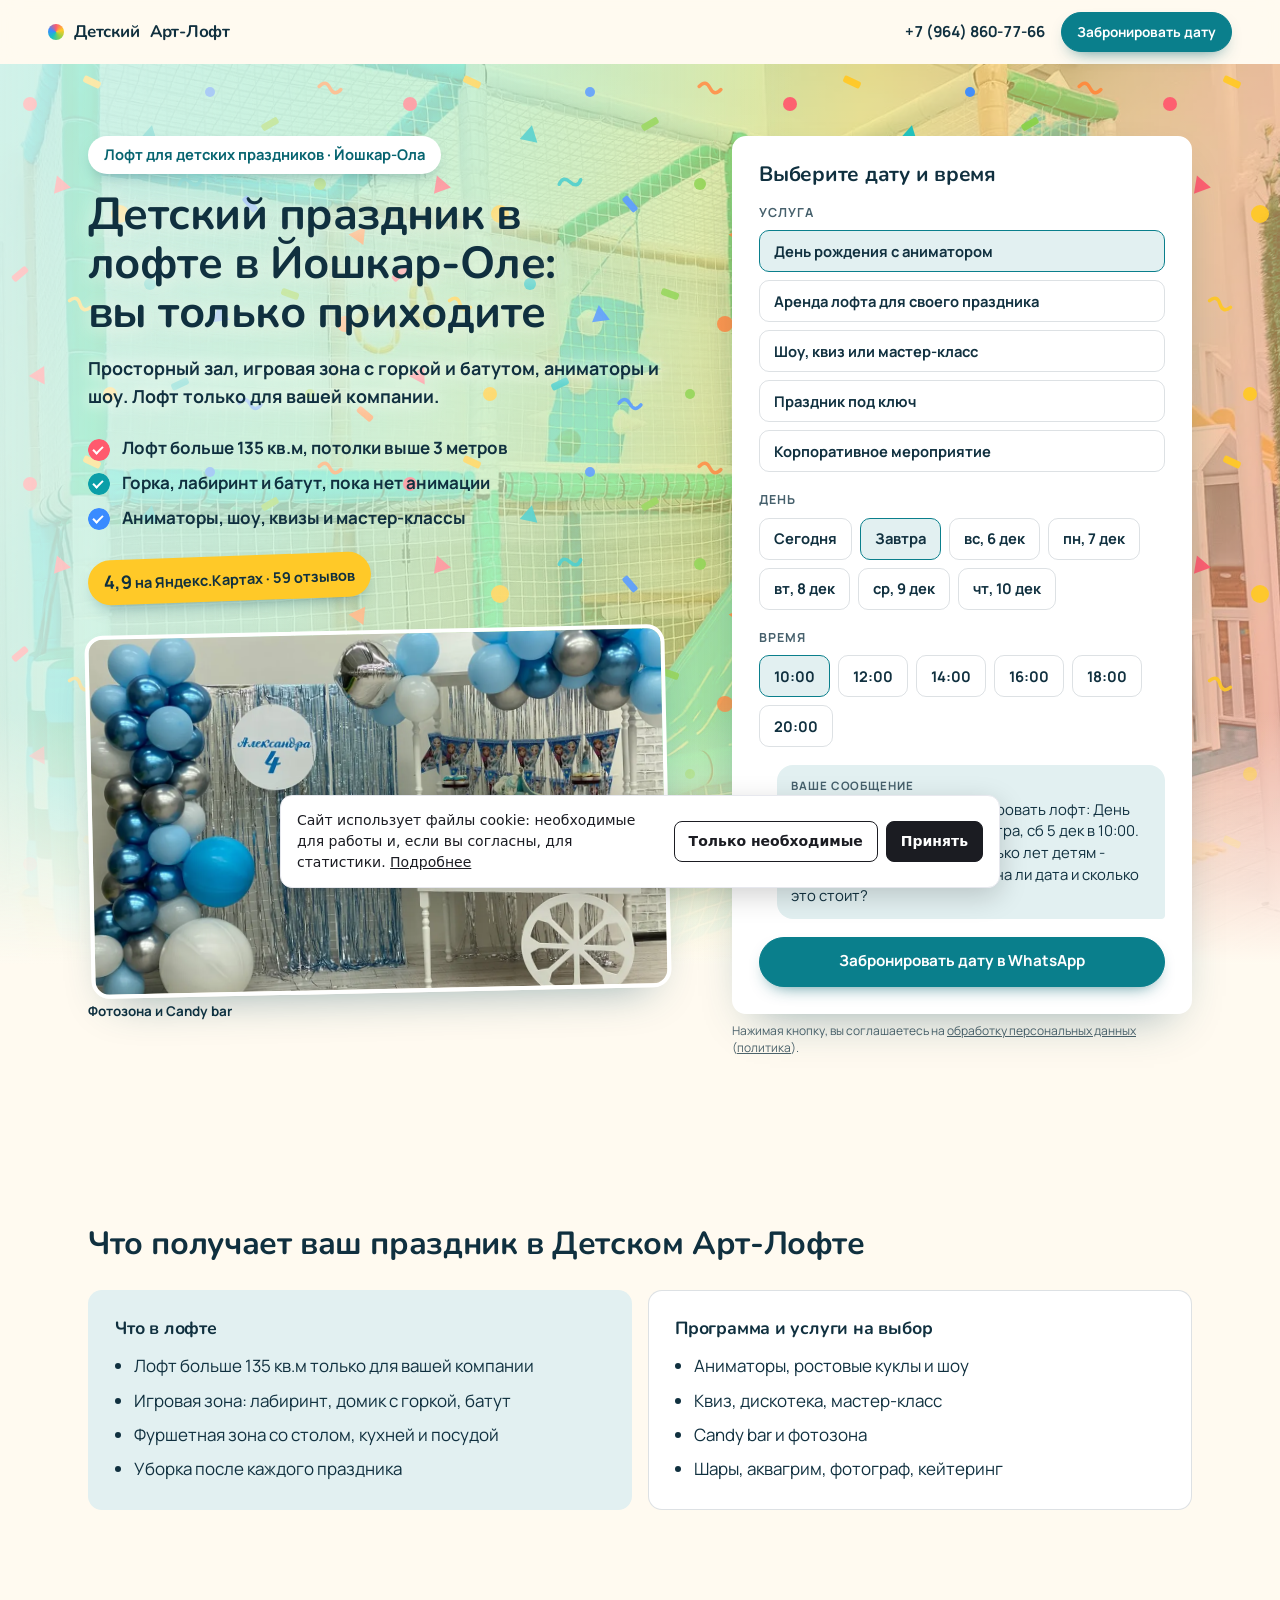
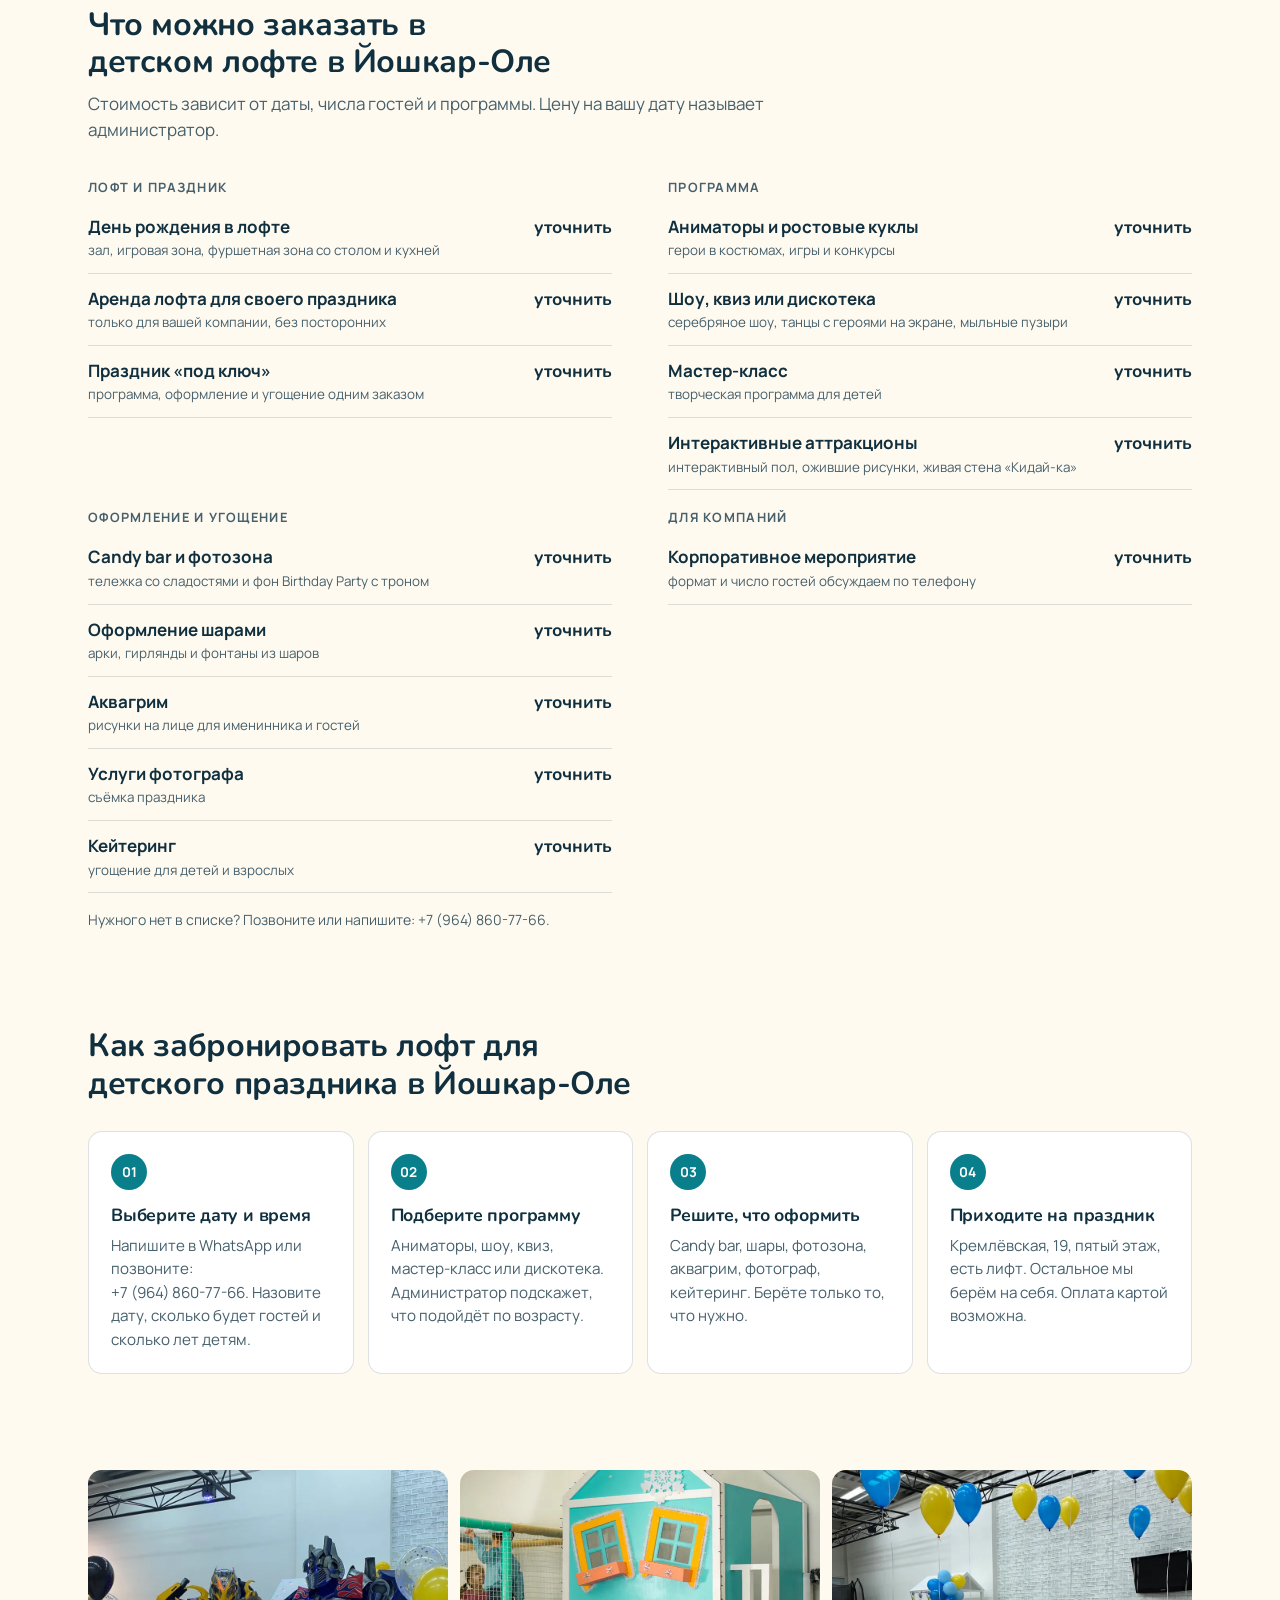
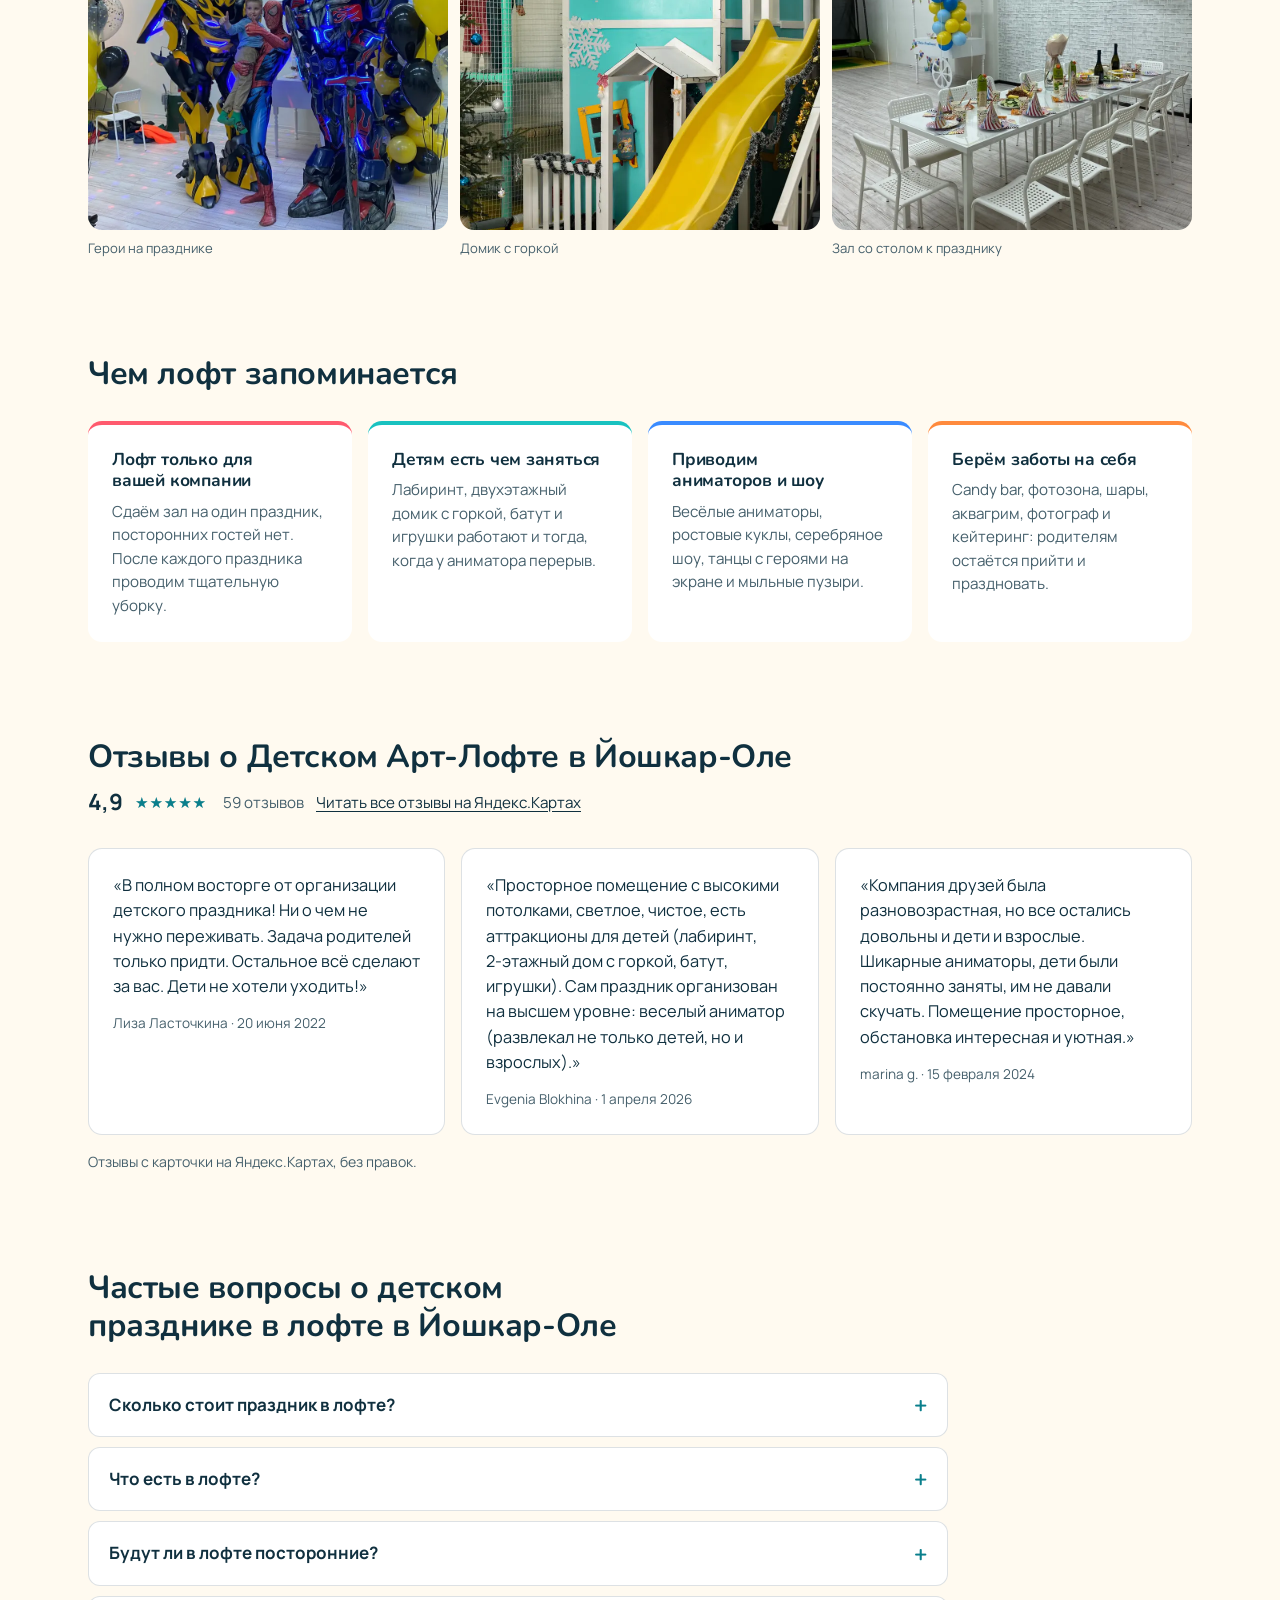
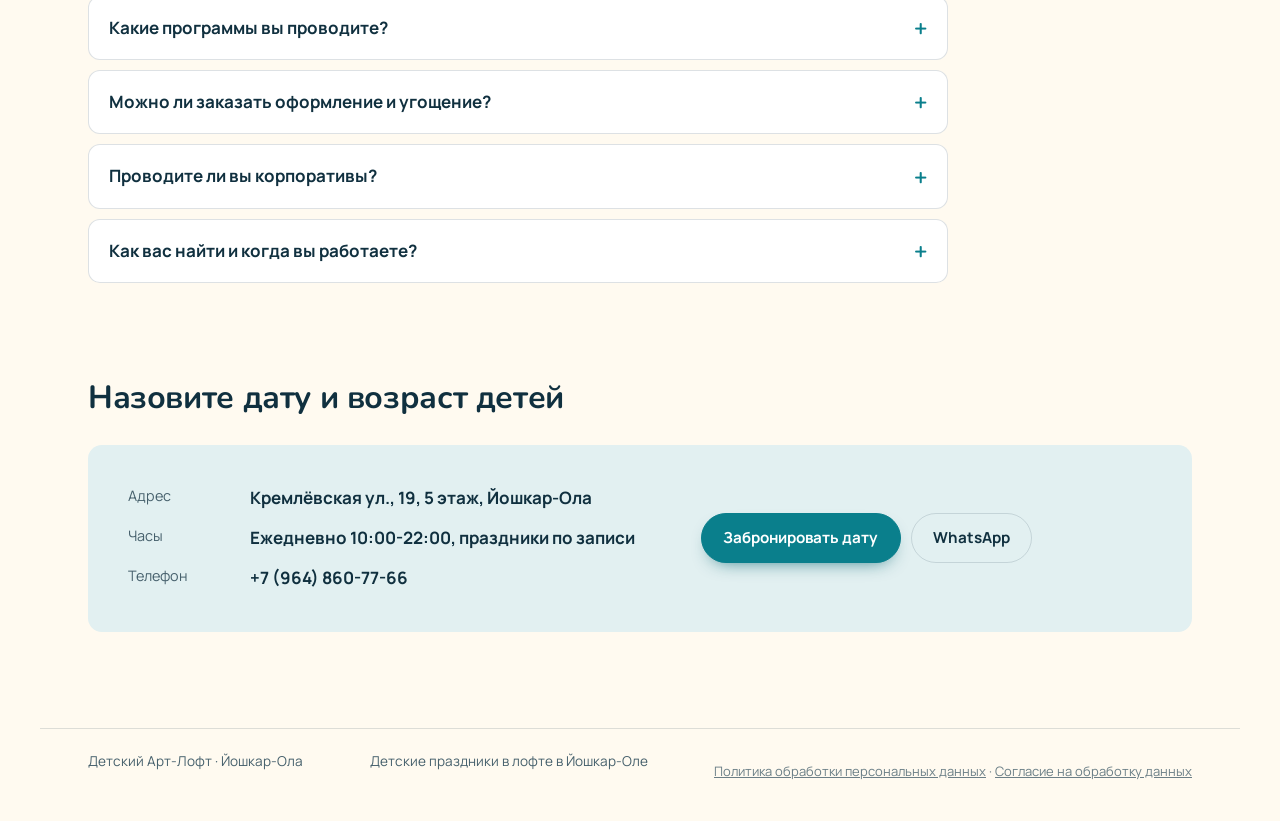
<file: index.html>
<!doctype html>
<html lang="ru">
<head>
<meta charset="utf-8">
<meta name="robots" content="noindex, nofollow" data-publish>
<meta name="viewport" content="width=device-width, initial-scale=1, viewport-fit=cover">
<title>Детский праздник в лофте в Йошкар-Оле - Детский Арт-Лофт</title>
<link rel="canonical" href="https://ajax55sv-cell.github.io/detskiy-art-loft-yoshkar-ola/">
<meta name="description" content="Лофт для детских праздников в Йошкар-Оле, Кремлёвская, 19: зал больше 135 кв.м, игровая зона с горкой и батутом, аниматоры и шоу. 4,9 на Яндекс Картах, 59 отзывов. Запись по телефону и в WhatsApp.">
<meta property="og:type" content="website">
<meta property="og:url" content="https://ajax55sv-cell.github.io/detskiy-art-loft-yoshkar-ola/">
<meta property="og:site_name" content="Детский Арт-Лофт">
<meta property="og:locale" content="ru_RU">
<meta property="og:title" content="Детский праздник в лофте в Йошкар-Оле - Детский Арт-Лофт">
<meta property="og:description" content="Лофт для детских праздников в Йошкар-Оле, Кремлёвская, 19: зал больше 135 кв.м, игровая зона с горкой и батутом, аниматоры и шоу. 4,9 на Яндекс Картах, 59 отзывов. Запись по телефону и в WhatsApp.">
<meta property="og:image" content="https://ajax55sv-cell.github.io/detskiy-art-loft-yoshkar-ola/assets/og.jpg">
<link rel="preload" as="font" type="font/woff2" href="assets/fonts/nunito-cyrillic-700.woff2" crossorigin>
<link rel="preload" as="image" href="assets/hero.webp" fetchpriority="high">
<link rel="icon" href="data:image/svg+xml,%3Csvg xmlns=%27http://www.w3.org/2000/svg%27 viewBox=%270 0 32 32%27%3E%3Crect x=%276%27 y=%276%27 width=%2720%27 height=%2720%27 rx=%275%27 fill=%27%230a7f8c%27/%3E%3C/svg%3E">
<style>
@font-face{font-family:'Nunito';font-style:normal;font-weight:700;font-display:swap;src:url('assets/fonts/nunito-cyrillic-700.woff2') format('woff2');unicode-range:U+0301,U+0400-045F,U+0490-0491,U+04B0-04B1,U+2116;}
@font-face{font-family:'Nunito';font-style:normal;font-weight:700;font-display:swap;src:url('assets/fonts/nunito-latin-700.woff2') format('woff2');unicode-range:U+0000-00FF,U+0131,U+0152-0153,U+02BB-02BC,U+02C6,U+02DA,U+02DC,U+2000-206F,U+20AC,U+2122,U+2191,U+2193,U+2212,U+2215;}
@font-face{font-family:'Manrope';font-style:normal;font-weight:400;font-display:swap;src:url('assets/fonts/manrope-cyrillic-400.woff2') format('woff2');unicode-range:U+0301,U+0400-045F,U+0490-0491,U+04B0-04B1,U+2116;}
@font-face{font-family:'Manrope';font-style:normal;font-weight:400;font-display:swap;src:url('assets/fonts/manrope-latin-400.woff2') format('woff2');unicode-range:U+0000-00FF,U+0131,U+0152-0153,U+02BB-02BC,U+02C6,U+02DA,U+02DC,U+2000-206F,U+20AC,U+2122,U+2191,U+2193,U+2212,U+2215;}
@font-face{font-family:'Manrope';font-style:normal;font-weight:700;font-display:swap;src:url('assets/fonts/manrope-cyrillic-700.woff2') format('woff2');unicode-range:U+0301,U+0400-045F,U+0490-0491,U+04B0-04B1,U+2116;}
@font-face{font-family:'Manrope';font-style:normal;font-weight:700;font-display:swap;src:url('assets/fonts/manrope-latin-700.woff2') format('woff2');unicode-range:U+0000-00FF,U+0131,U+0152-0153,U+02BB-02BC,U+02C6,U+02DA,U+02DC,U+2000-206F,U+20AC,U+2122,U+2191,U+2193,U+2212,U+2215;}

:root { --c-canvas: #fffaf0; --c-surface: #ffffff; --c-ink: #10303f; --c-ink-soft: #46606c; --c-accent: #0a7f8c; --c-accent-ink: #ffffff; --c-accent-deep: #066470; --f-display: 'Nunito', 'Trebuchet MS', 'Segoe UI', system-ui, sans-serif; --f-text: 'Manrope', 'Segoe UI', system-ui, sans-serif; --h1k: 1; }
</style>
<link rel="stylesheet" href="style-prod.css">
<script type="application/ld+json">[{"@context":"https://schema.org","@type":"EntertainmentBusiness","name":"Детский Арт-Лофт","description":"Лофт для детских праздников в Йошкар-Оле: игровая зона, зал со столом, аниматоры, шоу, квизы и мастер-классы.","url":"https://ajax55sv-cell.github.io/detskiy-art-loft-yoshkar-ola/","image":"https://ajax55sv-cell.github.io/detskiy-art-loft-yoshkar-ola/assets/og.jpg","telephone":"+79648607766","openingHoursSpecification":[{"@type":"OpeningHoursSpecification","dayOfWeek":["Monday","Tuesday","Wednesday","Thursday","Friday","Saturday","Sunday"],"opens":"10:00","closes":"22:00"}],"address":{"@type":"PostalAddress","streetAddress":"Кремлёвская улица, 19, 5 этаж","addressLocality":"Йошкар-Ола","addressRegion":"Республика Марий Эл","addressCountry":"RU"},"aggregateRating":{"@type":"AggregateRating","ratingValue":"4.9","ratingCount":"69","reviewCount":"59"},"paymentAccepted":"Банковская карта","hasOfferCatalog":{"@type":"OfferCatalog","name":"Программы и услуги","itemListElement":[{"@type":"Offer","itemOffered":{"@type":"Service","name":"День рождения в лофте"}},{"@type":"Offer","itemOffered":{"@type":"Service","name":"Аренда лофта для праздника"}},{"@type":"Offer","itemOffered":{"@type":"Service","name":"Аниматоры и ростовые куклы"}},{"@type":"Offer","itemOffered":{"@type":"Service","name":"Шоу, квиз и дискотека"}},{"@type":"Offer","itemOffered":{"@type":"Service","name":"Мастер-класс"}},{"@type":"Offer","itemOffered":{"@type":"Service","name":"Candy bar и фотозона"}},{"@type":"Offer","itemOffered":{"@type":"Service","name":"Аквагрим"}},{"@type":"Offer","itemOffered":{"@type":"Service","name":"Услуги фотографа"}},{"@type":"Offer","itemOffered":{"@type":"Service","name":"Кейтеринг"}},{"@type":"Offer","itemOffered":{"@type":"Service","name":"Корпоративное мероприятие"}}]},"sameAs":["https://yandex.ru/maps/org/detskiy_art_loft/46886956772/","https://vk.ru/art_loft_yo"]},{"@context":"https://schema.org","@type":"FAQPage","mainEntity":[{"@type":"Question","name":"Сколько стоит праздник в лофте?","acceptedAnswer":{"@type":"Answer","text":"Стоимость зависит от даты, числа гостей и программы. Назовите дату и возраст детей, администратор посчитает в WhatsApp или по телефону +7 (964) 860-77-66."}},{"@type":"Question","name":"Что есть в лофте?","acceptedAnswer":{"@type":"Answer","text":"Зал больше 135 кв.м с потолками выше 3 метров, большими окнами и кондиционером. Игровая зона: лабиринт, двухэтажный домик с горкой, батут, игрушки. Фуршетная зона со столом, кухней, кулером, чайником, микроволновкой и телевизором."}},{"@type":"Question","name":"Будут ли в лофте посторонние?","acceptedAnswer":{"@type":"Answer","text":"Нет, сдаём лофт только под ваш праздник. После каждого праздника проводим тщательную уборку."}},{"@type":"Question","name":"Какие программы вы проводите?","acceptedAnswer":{"@type":"Answer","text":"Аниматоры, шоу, квизы, дискотеки, мастер-классы и интерактивные аттракционы: интерактивный пол, ожившие рисунки, живая стена «Кидай-ка». Программу подберём под возраст гостей."}},{"@type":"Question","name":"Можно ли заказать оформление и угощение?","acceptedAnswer":{"@type":"Answer","text":"Да: Candy bar и фотозона, оформление шарами, аквагрим, услуги фотографа и кейтеринг. Берёте только то, что нужно."}},{"@type":"Question","name":"Проводите ли вы корпоративы?","acceptedAnswer":{"@type":"Answer","text":"Да, проводим корпоративные мероприятия. Формат, число гостей и цену обсудим по телефону."}},{"@type":"Question","name":"Как вас найти и когда вы работаете?","acceptedAnswer":{"@type":"Answer","text":"Йошкар-Ола, Кремлёвская, 19, пятый этаж, есть лифт. Рядом парковка и остановка «Центральная» в 170 метрах. Работаем ежедневно с 10:00 до 22:00, праздники проводим по записи."}}]}]</script>
<style>
/* legal-add */
.legal-links{margin-top:10px;font-size:13px;opacity:.8;hyphens:none}
.legal-links a{color:inherit}
.ckn{margin:8px 0 0;font-size:12px;line-height:1.45;opacity:.75;hyphens:none}
.ckn a{color:inherit;text-decoration:underline}
.ckb{position:fixed;left:12px;right:12px;bottom:12px;z-index:9999;max-width:720px;margin:0 auto;padding:14px 16px;background:#fff;color:#1b1c22;border:1px solid #e7e8ee;border-radius:12px;box-shadow:0 8px 28px rgba(0,0,0,.18);font:400 14px/1.5 system-ui,-apple-system,"Segoe UI",Arial,sans-serif;hyphens:none;display:flex;gap:12px;align-items:center;flex-wrap:wrap}
.ckb p{margin:0;flex:1 1 280px}
.ckb a{color:inherit;text-decoration:underline}
.ckb__b{display:flex;gap:8px;flex-wrap:wrap}
.ckb button{font:inherit;font-weight:600;padding:9px 14px;border-radius:8px;border:1px solid #1b1c22;background:#fff;color:#1b1c22;cursor:pointer}
.ckb button[data-v="all"]{background:#1b1c22;color:#fff}
</style>
</head>
<body class="s-prod" id="top" data-wa="79648607766" data-tg="" data-max="">
<header class="s-bar" data-s-bar>
  <a class="s-bar__brand" href="#top"><i aria-hidden="true"></i>Детский <span class="nw">Арт-Лофт</span></a>
  <div class="s-bar__right">
    <a class="s-bar__tel" href="tel:+79648607766"><span class="nw">+7 (964) 860-77-66</span></a>
    <a class="s-btn s-btn--sm" href="#widget">Забронировать дату</a>
  </div>
</header>
<main>
  <section class="s-hero">
    <div class="s-hero__text">
      <p class="s-eyebrow">Лофт для детских праздников · <span class="nw">Йошкар-Ола</span></p>
      <h1>Детский праздник в лофте в <span class="nw">Йошкар-Оле</span>: вы только приходите</h1>
      <p class="s-lead">Просторный зал, игровая зона с горкой и батутом, аниматоры и шоу. Лофт только для вашей компании.</p>
      <ul class="s-ticks"><li>Лофт больше 135 кв.м, потолки выше 3 метров</li><li>Горка, лабиринт и батут, пока нет анимации</li><li>Аниматоры, шоу, квизы и <span class="nw">мастер-классы</span></li></ul>
      <p class="s-rating"><b>4,9</b> на Яндекс.Картах · 59 отзывов</p>
      <figure class="s-hero__photo"><img class="" src="assets/fotozona.webp" alt="Фотозона с тележкой Candy bar, голубыми шарами и серебристым дождиком в Детском Арт-Лофте, Йошкар-Ола" loading="lazy" decoding="async" style="object-position:50% 50%"><figcaption>Фотозона и Candy bar</figcaption></figure>
    </div>
    <div class="s-hero__widget" id="widget"><form class="s-widget" data-s-booking data-days="7" data-closed="" data-slots="10:00,12:00,14:00,16:00,18:00,20:00" data-message="Здравствуйте! Хочу забронировать лофт: {услуга}, {день} в {время}. Сколько будет гостей и сколько лет детям - напишу. Подскажите, свободна ли дата и сколько это стоит?" onsubmit="return false">
      <h2 class="s-widget__title">Выберите дату и время</h2>
      <fieldset><legend>Услуга</legend>
        <div class="s-chips s-chips--col"><label class="s-chip s-chip--row"><input type="radio" name="svc" value="0" data-name="День рождения с аниматором" data-price="" data-from="" data-min="" checked><span>День рождения с аниматором</span><b></b></label><label class="s-chip s-chip--row"><input type="radio" name="svc" value="1" data-name="Аренда лофта для своего праздника" data-price="" data-from="" data-min=""><span>Аренда лофта для своего праздника</span><b></b></label><label class="s-chip s-chip--row"><input type="radio" name="svc" value="2" data-name="Шоу, квиз или мастер-класс" data-price="" data-from="" data-min=""><span>Шоу, квиз или <span class="nw">мастер-класс</span></span><b></b></label><label class="s-chip s-chip--row"><input type="radio" name="svc" value="3" data-name="Праздник под ключ" data-price="" data-from="" data-min=""><span>Праздник под ключ</span><b></b></label><label class="s-chip s-chip--row"><input type="radio" name="svc" value="4" data-name="Корпоративное мероприятие" data-price="" data-from="" data-min=""><span>Корпоративное мероприятие</span><b></b></label></div>
      </fieldset>
      <fieldset><legend>День</legend><div class="s-chips" data-s-days></div></fieldset>
      <fieldset><legend>Время</legend><div class="s-chips" data-s-times></div></fieldset>
      <div class="s-bubble" aria-live="polite"><span class="s-bubble__label">Ваше сообщение</span><p data-s-bubble></p></div>
      <div class="s-send">
        <a class="s-btn s-btn--wide" data-s-msg="whatsapp" href="https://wa.me/79648607766" target="_blank" rel="noopener">Забронировать дату в WhatsApp</a>
        
      </div>
      <p class="s-send__note" data-s-copied hidden>Текст скопирован - вставьте его в чат.</p>
      
    </form><p class="ckn">Нажимая кнопку, вы соглашаетесь на <a href="soglasie.html">обработку персональных данных</a> (<a href="politika.html">политика</a>).</p></div>
    <figure class="s-hero__bg" aria-hidden="true"><img class="" src="assets/hero.webp" alt="Детский лабиринт с бирюзовой горкой и шариками в лофте" decoding="async" style="object-position:50% 50%" fetchpriority="high"></figure>
  </section>

  <section class="s-section s-reveal">
    <header class="s-section__head"><h2>Что получает ваш праздник в Детском <span class="nw">Арт-Лофте</span></h2></header>
    <div class="s-incl">
      <div><h3>Что в лофте</h3><ul><li>Лофт больше 135 кв.м только для вашей компании</li><li>Игровая зона: лабиринт, домик с горкой, батут</li><li>Фуршетная зона со столом, кухней и посудой</li><li>Уборка после каждого праздника</li></ul></div>
      <div><h3>Программа и услуги на выбор</h3><ul><li>Аниматоры, ростовые куклы и шоу</li><li>Квиз, дискотека, <span class="nw">мастер-класс</span></li><li>Candy bar и фотозона</li><li>Шары, аквагрим, фотограф, кейтеринг</li></ul></div>
    </div>
  </section>

  <section class="s-section s-reveal" id="prices">
    <header class="s-section__head"><h2>Что можно заказать в детском лофте в <span class="nw">Йошкар-Оле</span></h2><p>Стоимость зависит от даты, числа гостей и программы. Цену на вашу дату называет администратор.</p></header>
    <div class="s-board"><div class="s-board__group">
      <h3 class="s-board__title">Лофт и праздник</h3>
      <ul class="s-board__list">
        <li class="s-board__row"><span class="s-board__name">День рождения в лофте<em>зал, игровая зона, фуршетная зона со столом и кухней</em></span><span class="s-board__dots" aria-hidden="true"></span><span class="s-board__price">уточнить</span></li>
        <li class="s-board__row"><span class="s-board__name">Аренда лофта для своего праздника<em>только для вашей компании, без посторонних</em></span><span class="s-board__dots" aria-hidden="true"></span><span class="s-board__price">уточнить</span></li>
        <li class="s-board__row"><span class="s-board__name">Праздник «под ключ»<em>программа, оформление и угощение одним заказом</em></span><span class="s-board__dots" aria-hidden="true"></span><span class="s-board__price">уточнить</span></li>
      </ul>
    </div>
<div class="s-board__group">
      <h3 class="s-board__title">Программа</h3>
      <ul class="s-board__list">
        <li class="s-board__row"><span class="s-board__name">Аниматоры и ростовые куклы<em>герои в костюмах, игры и конкурсы</em></span><span class="s-board__dots" aria-hidden="true"></span><span class="s-board__price">уточнить</span></li>
        <li class="s-board__row"><span class="s-board__name">Шоу, квиз или дискотека<em>серебряное шоу, танцы с героями на экране, мыльные пузыри</em></span><span class="s-board__dots" aria-hidden="true"></span><span class="s-board__price">уточнить</span></li>
        <li class="s-board__row"><span class="s-board__name"><span class="nw">Мастер-класс</span><em>творческая программа для детей</em></span><span class="s-board__dots" aria-hidden="true"></span><span class="s-board__price">уточнить</span></li>
        <li class="s-board__row"><span class="s-board__name">Интерактивные аттракционы<em>интерактивный пол, ожившие рисунки, живая стена «<span class="nw">Кидай-ка</span>»</em></span><span class="s-board__dots" aria-hidden="true"></span><span class="s-board__price">уточнить</span></li>
      </ul>
    </div>
<div class="s-board__group">
      <h3 class="s-board__title">Оформление и угощение</h3>
      <ul class="s-board__list">
        <li class="s-board__row"><span class="s-board__name">Candy bar и фотозона<em>тележка со сладостями и фон Birthday Party с троном</em></span><span class="s-board__dots" aria-hidden="true"></span><span class="s-board__price">уточнить</span></li>
        <li class="s-board__row"><span class="s-board__name">Оформление шарами<em>арки, гирлянды и фонтаны из шаров</em></span><span class="s-board__dots" aria-hidden="true"></span><span class="s-board__price">уточнить</span></li>
        <li class="s-board__row"><span class="s-board__name">Аквагрим<em>рисунки на лице для именинника и гостей</em></span><span class="s-board__dots" aria-hidden="true"></span><span class="s-board__price">уточнить</span></li>
        <li class="s-board__row"><span class="s-board__name">Услуги фотографа<em>съёмка праздника</em></span><span class="s-board__dots" aria-hidden="true"></span><span class="s-board__price">уточнить</span></li>
        <li class="s-board__row"><span class="s-board__name">Кейтеринг<em>угощение для детей и взрослых</em></span><span class="s-board__dots" aria-hidden="true"></span><span class="s-board__price">уточнить</span></li>
      </ul>
    </div>
<div class="s-board__group">
      <h3 class="s-board__title">Для компаний</h3>
      <ul class="s-board__list">
        <li class="s-board__row"><span class="s-board__name">Корпоративное мероприятие<em>формат и число гостей обсуждаем по телефону</em></span><span class="s-board__dots" aria-hidden="true"></span><span class="s-board__price">уточнить</span></li>
      </ul>
    </div></div>
    <p class="s-note">Нужного нет в списке? Позвоните или напишите: <span class="nw">+7 (964) 860-77-66</span>.</p>
  </section>

  <section class="s-section s-reveal">
    <header class="s-section__head"><h2>Как забронировать лофт для детского праздника в <span class="nw">Йошкар-Оле</span></h2></header>
    <ol class="s-steps">
      <li class="s-steps__item"><span class="s-steps__n">01</span><h3>Выберите дату и время</h3><p>Напишите в WhatsApp или позвоните: <span class="nw">+7 (964) 860-77-66</span>. Назовите дату, сколько будет гостей и сколько лет детям.</p></li>
      <li class="s-steps__item"><span class="s-steps__n">02</span><h3>Подберите программу</h3><p>Аниматоры, шоу, квиз, <span class="nw">мастер-класс</span> или дискотека. Администратор подскажет, что подойдёт по возрасту.</p></li>
      <li class="s-steps__item"><span class="s-steps__n">03</span><h3>Решите, что оформить</h3><p>Candy bar, шары, фотозона, аквагрим, фотограф, кейтеринг. Берёте только то, что нужно.</p></li>
      <li class="s-steps__item"><span class="s-steps__n">04</span><h3>Приходите на праздник</h3><p>Кремлёвская, 19, пятый этаж, есть лифт. Остальное мы берём на себя. Оплата картой возможна.</p></li>
    </ol>
  </section>

  <section class="s-photos s-reveal" aria-label="Фото Детского Арт-Лофта"><h2 class="sr-only">Фото лофта, игровой зоны и героев Детского <span class="nw">Арт-Лофта</span> в <span class="nw">Йошкар-Оле</span></h2><figure><img class="" src="assets/geroi.webp" alt="Бамблби, Оптимус Прайм и Человек-паук среди шаров в зале лофта" loading="lazy" decoding="async"><figcaption>Герои на празднике</figcaption></figure><figure><img class="" src="assets/domik.webp" alt="Двухэтажный голубой домик с жёлтой горкой в игровой зоне" loading="lazy" decoding="async"><figcaption>Домик с горкой</figcaption></figure><figure><img class="" src="assets/stol.webp" alt="Накрытый праздничный стол в зале, под потолком воздушные шары" loading="lazy" decoding="async"><figcaption>Зал со столом к празднику</figcaption></figure></section>

  <section class="s-section s-reveal">
    <header class="s-section__head"><h2>Чем лофт запоминается</h2></header>
    <ul class="s-promises">
      <li><h3>Лофт только для вашей компании</h3><p>Сдаём зал на один праздник, посторонних гостей нет. После каждого праздника проводим тщательную уборку.</p></li>
      <li><h3>Детям есть чем заняться</h3><p>Лабиринт, двухэтажный домик с горкой, батут и игрушки работают и тогда, когда у аниматора перерыв.</p></li>
      <li><h3>Приводим аниматоров и шоу</h3><p>Весёлые аниматоры, ростовые куклы, серебряное шоу, танцы с героями на экране и мыльные пузыри.</p></li>
      <li><h3>Берём заботы на себя</h3><p>Candy bar, фотозона, шары, аквагрим, фотограф и кейтеринг: родителям остаётся прийти и праздновать.</p></li>
    </ul>
  </section>

  <section class="s-section s-reveal">
    <header class="s-section__head s-section__head--reviews"><h2>Отзывы о Детском <span class="nw">Арт-Лофте</span> в <span class="nw">Йошкар-Оле</span></h2><p class="s-reviews__rating"><span class="s-reviews__num">4,9</span><span class="s-reviews__stars" style="--r: 4.9" aria-label="рейтинг 4,9 из 5"></span><span class="s-reviews__count">59 отзывов</span><a class="s-reviews__all" href="https://yandex.ru/maps/org/detskiy_art_loft/46886956772/" target="_blank" rel="noopener">Читать все отзывы на Яндекс.Картах</a></p></header>
    <ul class="s-reviews">
      <li><blockquote>«В полном восторге от организации детского праздника! Ни о чем не нужно переживать. Задача родителей только придти. Остальное всё сделают за вас. Дети не хотели уходить!»</blockquote><p class="s-reviews__who">Лиза Ласточкина · 20 июня 2022</p></li>
      <li><blockquote>«Просторное помещение с высокими потолками, светлое, чистое, есть аттракционы для детей (лабиринт, <span class="nw">2-этажный</span> дом с горкой, батут, игрушки). Сам праздник организован на высшем уровне: веселый аниматор (развлекал не только детей, но и взрослых).»</blockquote><p class="s-reviews__who">Evgenia Blokhina · 1 апреля 2026</p></li>
      <li><blockquote>«Компания друзей была разновозрастная, но все остались довольны и дети и взрослые. Шикарные аниматоры, дети были постоянно заняты, им не давали скучать. Помещение просторное, обстановка интересная и уютная.»</blockquote><p class="s-reviews__who">marina g. · 15 февраля 2024</p></li>
    </ul>
    <p class="s-note">Отзывы с карточки на Яндекс.Картах, без правок.</p>
  </section>

  <section class="s-section s-reveal">
    <header class="s-section__head"><h2>Частые вопросы о детском празднике в лофте в <span class="nw">Йошкар-Оле</span></h2></header>
    <div class="s-faq"><details><summary>Сколько стоит праздник в лофте?</summary><p>Стоимость зависит от даты, числа гостей и программы. Назовите дату и возраст детей, администратор посчитает в WhatsApp или по телефону <span class="nw">+7 (964) 860-77-66</span>.</p></details><details><summary>Что есть в лофте?</summary><p>Зал больше 135 кв.м с потолками выше 3 метров, большими окнами и кондиционером. Игровая зона: лабиринт, двухэтажный домик с горкой, батут, игрушки. Фуршетная зона со столом, кухней, кулером, чайником, микроволновкой и телевизором.</p></details><details><summary>Будут ли в лофте посторонние?</summary><p>Нет, сдаём лофт только под ваш праздник. После каждого праздника проводим тщательную уборку.</p></details><details><summary>Какие программы вы проводите?</summary><p>Аниматоры, шоу, квизы, дискотеки, <span class="nw">мастер-классы</span> и интерактивные аттракционы: интерактивный пол, ожившие рисунки, живая стена «<span class="nw">Кидай-ка</span>». Программу подберём под возраст гостей.</p></details><details><summary>Можно ли заказать оформление и угощение?</summary><p>Да: Candy bar и фотозона, оформление шарами, аквагрим, услуги фотографа и кейтеринг. Берёте только то, что нужно.</p></details><details><summary>Проводите ли вы корпоративы?</summary><p>Да, проводим корпоративные мероприятия. Формат, число гостей и цену обсудим по телефону.</p></details><details><summary>Как вас найти и когда вы работаете?</summary><p><span class="nw">Йошкар-Ола</span>, Кремлёвская, 19, пятый этаж, есть лифт. Рядом парковка и остановка «Центральная» в 170 метрах. Работаем ежедневно с 10:00 до 22:00, праздники проводим по записи.</p></details></div>
  </section>

  <section class="s-section s-final s-reveal" id="contacts">
    <header class="s-section__head"><h2>Назовите дату и возраст детей</h2></header>
    <div class="s-contacts">
      <dl>
        <div><dt>Адрес</dt><dd>Кремлёвская ул., 19, 5 этаж, <span class="nw">Йошкар-Ола</span></dd></div>
        <div><dt>Часы</dt><dd>Ежедневно 10:00-22:00, праздники по записи</dd></div>
        <div><dt>Телефон</dt><dd><a href="tel:+79648607766"><span class="nw">+7 (964) 860-77-66</span></a></dd></div>
      </dl>
      <div class="s-contacts__actions">
        <a class="s-btn" href="#widget">Забронировать дату</a>
        <a class="s-btn s-btn--ghost" data-s-msg="whatsapp" href="https://wa.me/79648607766" target="_blank" rel="noopener">WhatsApp</a>
        
      </div>
    </div>
  </section>
</main>
<footer class="s-foot"><p>Детский <span class="nw">Арт-Лофт</span> · <span class="nw">Йошкар-Ола</span></p><p>Детские праздники в лофте в <span class="nw">Йошкар-Оле</span></p><p class="legal-links"><a href="politika.html">Политика обработки персональных данных</a> · <a href="soglasie.html">Согласие на обработку данных</a></p></footer>
<nav class="s-dock" aria-label="Быстрая связь"><a class="s-btn" href="#widget">Забронировать дату</a><a class="s-btn s-btn--ghost" href="tel:+79648607766">Позвонить</a></nav>
<script src="style.js" defer></script>
<script>
(function(){var K='cookie-choice';try{if(localStorage.getItem(K))return}catch(e){}
var b=document.createElement('div');b.className='ckb';b.setAttribute('role','dialog');b.setAttribute('aria-label','Файлы cookie');
b.innerHTML='<p>Сайт использует файлы cookie: необходимые для работы и, если вы согласны, для статистики. <a href="politika.html">Подробнее</a></p><div class="ckb__b"><button type="button" data-v="necessary">Только необходимые</button><button type="button" data-v="all">Принять</button></div>';
b.addEventListener('click',function(e){var v=e.target.getAttribute&&e.target.getAttribute('data-v');if(!v)return;try{localStorage.setItem(K,v)}catch(x){}try{document.dispatchEvent(new CustomEvent('cookie-choice',{detail:v}))}catch(x){}b.remove()});
document.body.appendChild(b)})();
</script>
<!-- legal-add -->
</body>
</html>
</file>
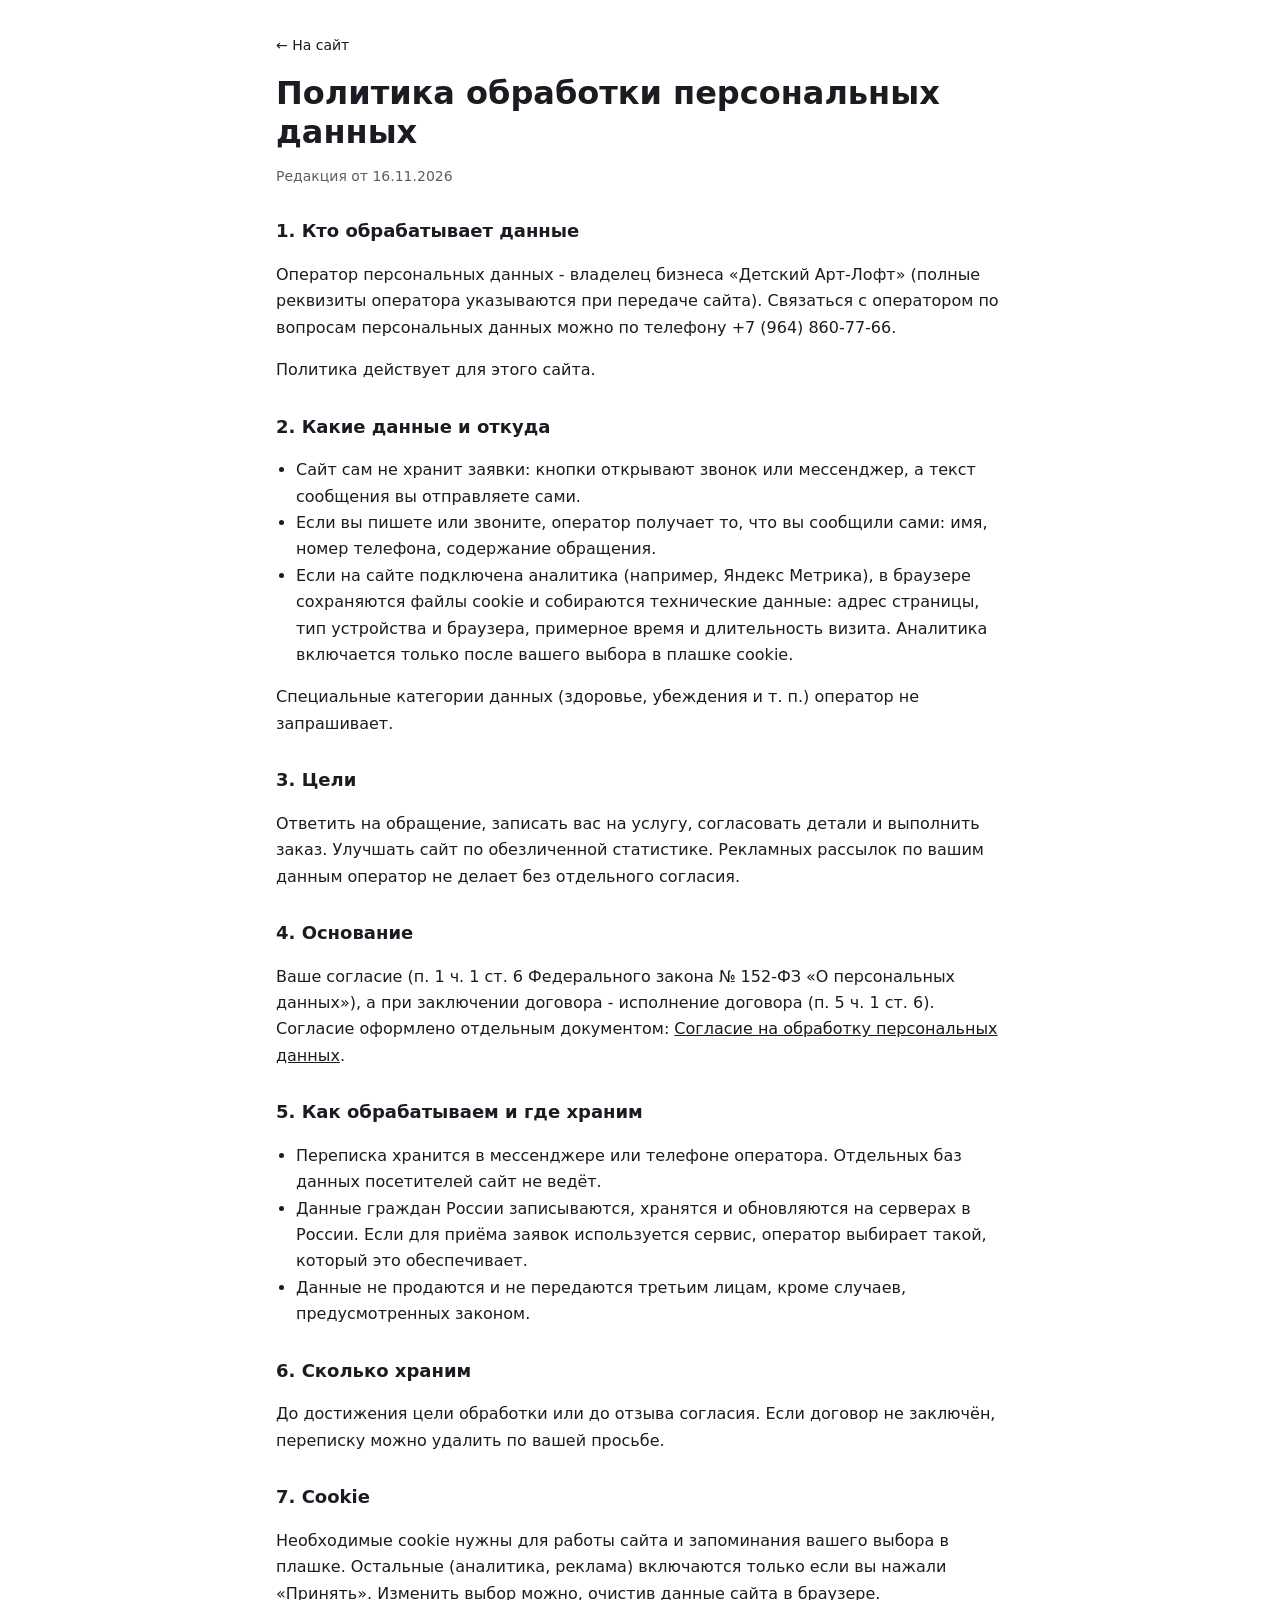
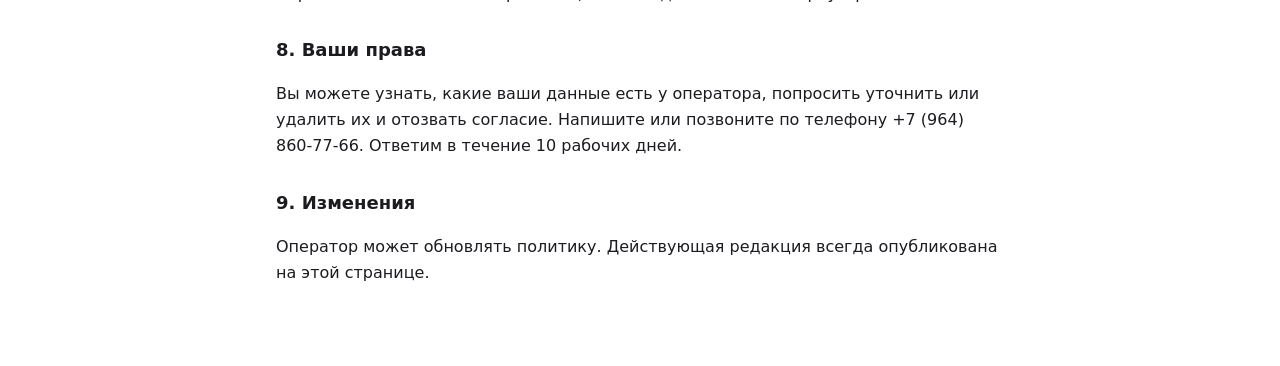
<file: politika.html>
<!doctype html>
<html lang="ru">
<head>
<meta charset="utf-8">
<meta name="viewport" content="width=device-width, initial-scale=1">
<title>Политика обработки персональных данных - Детский Арт-Лофт</title>
<style>:root{--accent:#1a1a1a;--ink:#1b1c22;--ink-2:#5b5d68;--line:#e7e8ee}
*{box-sizing:border-box}
html,body,h1,h2,p,li{hyphens:none;-webkit-hyphens:none}
body{margin:0;background:#fff;color:var(--ink);font:400 16px/1.65 system-ui,-apple-system,"Segoe UI",Arial,sans-serif}
main{max-width:760px;margin:0 auto;padding:32px 16px 64px}
a{color:var(--accent)}
h1{font-size:clamp(24px,4vw,32px);line-height:1.2;margin:16px 0 6px}
h2{font-size:18px;margin:28px 0 8px}
.muted{color:var(--ink-2);font-size:14px}
.back{font-size:14px;text-decoration:none}
ul{padding-left:20px}</style>
</head>
<body>
<main>
<a class="back" href="./">← На сайт</a>
<h1>Политика обработки персональных данных</h1>
<p class="muted">Редакция от 16.11.2026</p>

<h2>1. Кто обрабатывает данные</h2>
<p>Оператор персональных данных - владелец бизнеса «Детский Арт-Лофт» (полные реквизиты оператора указываются при передаче сайта). Связаться с оператором по вопросам персональных данных можно по телефону +7 (964) 860-77-66.</p>
<p>Политика действует для этого сайта.</p>

<h2>2. Какие данные и откуда</h2>
<ul>
<li>Сайт сам не хранит заявки: кнопки открывают звонок или мессенджер, а текст сообщения вы отправляете сами.</li>
<li>Если вы пишете или звоните, оператор получает то, что вы сообщили сами: имя, номер телефона, содержание обращения.</li>
<li>Если на сайте подключена аналитика (например, Яндекс Метрика), в браузере сохраняются файлы cookie и собираются технические данные: адрес страницы, тип устройства и браузера, примерное время и длительность визита. Аналитика включается только после вашего выбора в плашке cookie.</li>
</ul>
<p>Специальные категории данных (здоровье, убеждения и т. п.) оператор не запрашивает.</p>

<h2>3. Цели</h2>
<p>Ответить на обращение, записать вас на услугу, согласовать детали и выполнить заказ. Улучшать сайт по обезличенной статистике. Рекламных рассылок по вашим данным оператор не делает без отдельного согласия.</p>

<h2>4. Основание</h2>
<p>Ваше согласие (п. 1 ч. 1 ст. 6 Федерального закона № 152-ФЗ «О персональных данных»), а при заключении договора - исполнение договора (п. 5 ч. 1 ст. 6). Согласие оформлено отдельным документом: <a href="soglasie.html">Согласие на обработку персональных данных</a>.</p>

<h2>5. Как обрабатываем и где храним</h2>
<ul>
<li>Переписка хранится в мессенджере или телефоне оператора. Отдельных баз данных посетителей сайт не ведёт.</li>
<li>Данные граждан России записываются, хранятся и обновляются на серверах в России. Если для приёма заявок используется сервис, оператор выбирает такой, который это обеспечивает.</li>
<li>Данные не продаются и не передаются третьим лицам, кроме случаев, предусмотренных законом.</li>
</ul>

<h2>6. Сколько храним</h2>
<p>До достижения цели обработки или до отзыва согласия. Если договор не заключён, переписку можно удалить по вашей просьбе.</p>

<h2>7. Cookie</h2>
<p>Необходимые cookie нужны для работы сайта и запоминания вашего выбора в плашке. Остальные (аналитика, реклама) включаются только если вы нажали «Принять». Изменить выбор можно, очистив данные сайта в браузере.</p>

<h2>8. Ваши права</h2>
<p>Вы можете узнать, какие ваши данные есть у оператора, попросить уточнить или удалить их и отозвать согласие. Напишите или позвоните по телефону +7 (964) 860-77-66. Ответим в течение 10 рабочих дней.</p>

<h2>9. Изменения</h2>
<p>Оператор может обновлять политику. Действующая редакция всегда опубликована на этой странице.</p>

</main>
</body>
</html>
</file>
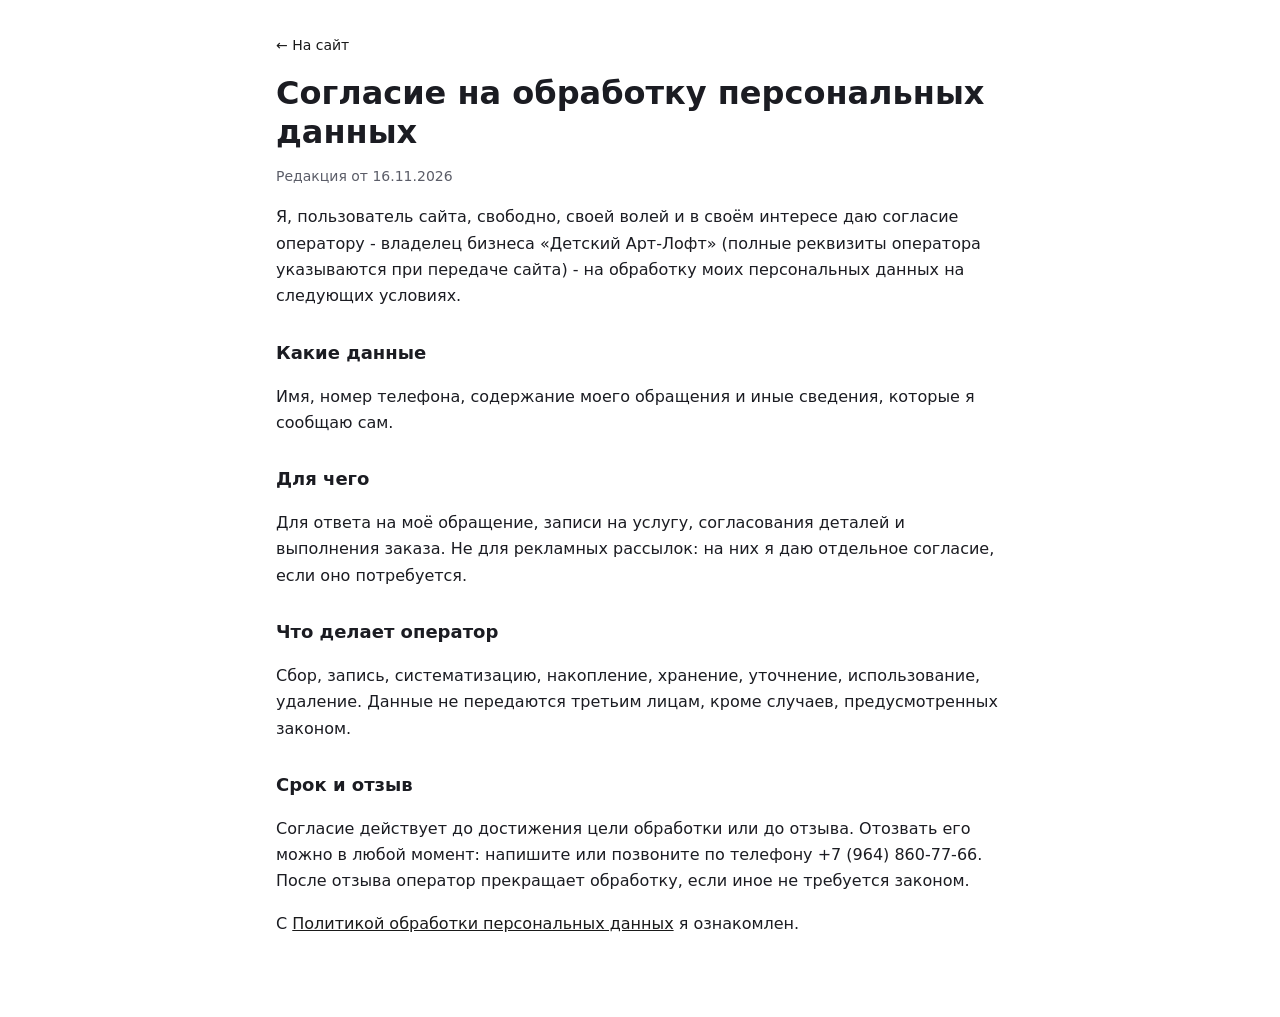
<file: soglasie.html>
<!doctype html>
<html lang="ru">
<head>
<meta charset="utf-8">
<meta name="viewport" content="width=device-width, initial-scale=1">
<title>Согласие на обработку персональных данных - Детский Арт-Лофт</title>
<style>:root{--accent:#1a1a1a;--ink:#1b1c22;--ink-2:#5b5d68;--line:#e7e8ee}
*{box-sizing:border-box}
html,body,h1,h2,p,li{hyphens:none;-webkit-hyphens:none}
body{margin:0;background:#fff;color:var(--ink);font:400 16px/1.65 system-ui,-apple-system,"Segoe UI",Arial,sans-serif}
main{max-width:760px;margin:0 auto;padding:32px 16px 64px}
a{color:var(--accent)}
h1{font-size:clamp(24px,4vw,32px);line-height:1.2;margin:16px 0 6px}
h2{font-size:18px;margin:28px 0 8px}
.muted{color:var(--ink-2);font-size:14px}
.back{font-size:14px;text-decoration:none}
ul{padding-left:20px}</style>
</head>
<body>
<main>
<a class="back" href="./">← На сайт</a>
<h1>Согласие на обработку персональных данных</h1>
<p class="muted">Редакция от 16.11.2026</p>

<p>Я, пользователь сайта, свободно, своей волей и в своём интересе даю согласие оператору - владелец бизнеса «Детский Арт-Лофт» (полные реквизиты оператора указываются при передаче сайта) - на обработку моих персональных данных на следующих условиях.</p>

<h2>Какие данные</h2>
<p>Имя, номер телефона, содержание моего обращения и иные сведения, которые я сообщаю сам.</p>

<h2>Для чего</h2>
<p>Для ответа на моё обращение, записи на услугу, согласования деталей и выполнения заказа. Не для рекламных рассылок: на них я даю отдельное согласие, если оно потребуется.</p>

<h2>Что делает оператор</h2>
<p>Сбор, запись, систематизацию, накопление, хранение, уточнение, использование, удаление. Данные не передаются третьим лицам, кроме случаев, предусмотренных законом.</p>

<h2>Срок и отзыв</h2>
<p>Согласие действует до достижения цели обработки или до отзыва. Отозвать его можно в любой момент: напишите или позвоните по телефону +7 (964) 860-77-66. После отзыва оператор прекращает обработку, если иное не требуется законом.</p>

<p>С <a href="politika.html">Политикой обработки персональных данных</a> я ознакомлен.</p>

</main>
</body>
</html>
</file>
<file: style-prod.css>
/* Стиль «Продающий»: лендинг под заявки. Главная деталь – калькулятор или онлайн-запись на первом экране
   и живое «сообщение-превью», которое уходит владельцу в мессенджер. Цвета и шрифты – из палитры ниши. */
*, *::before, *::after { box-sizing: border-box; }
:root {
  --hair: color-mix(in srgb, var(--c-ink) 14%, transparent);
  --tint: color-mix(in srgb, var(--c-accent) 12%, var(--c-surface));
  --wrap: 1200px; --gut: clamp(16px, 4vw, 48px);
  --r: 14px;
  --shadow: 0 18px 50px -18px color-mix(in srgb, #000 55%, transparent);
}
html { scroll-behavior: smooth; -webkit-text-size-adjust: 100%; overflow-x: clip; }
body { margin: 0; background: var(--c-canvas); color: var(--c-ink); font: 400 17px/1.55 var(--f-text); -webkit-font-smoothing: antialiased; }
img { display: block; max-width: 100%; }
a { color: inherit; }
h1, h2, h3 { font-family: var(--f-display); font-weight: 700; line-height: 1.06; margin: 0; letter-spacing: -.015em; text-wrap: balance; }
p { margin: 0; }
fieldset { border: 0; margin: 0; padding: 0; min-width: 0; }
:focus-visible { outline: 2px solid var(--c-accent); outline-offset: 3px; border-radius: 4px; }

.s-btn { display: inline-flex; align-items: center; justify-content: center; min-height: 50px; padding: 0 1.4em; border-radius: 999px;
  background: var(--c-accent); color: var(--c-accent-ink); font: 700 .95rem/1.1 var(--f-text); text-decoration: none; border: 1px solid var(--c-accent);
  text-align: center; transition: filter .2s ease, transform .2s ease; cursor: pointer; }
.s-btn:hover { filter: brightness(1.07); }
.s-btn:active { transform: translateY(1px); }
.s-btn--sm { min-height: 40px; padding: 0 1.1em; font-size: .85rem; }
.s-btn--ghost { background: transparent; color: var(--c-ink); border-color: var(--hair); font-weight: 600; }
.s-btn--wide { flex: 1; }

/* шапка */
.s-bar { position: sticky; top: 0; z-index: 30; display: flex; align-items: center; justify-content: space-between; gap: 16px;
  padding: 10px var(--gut); background: color-mix(in srgb, var(--c-canvas) 88%, transparent); -webkit-backdrop-filter: blur(10px); backdrop-filter: blur(10px); }
.s-bar.is-scrolled { box-shadow: 0 1px 0 var(--hair); }
.s-bar__brand { font: 700 1rem/1 var(--f-display); text-decoration: none; display: inline-flex; align-items: center; gap: .6em; min-height: 44px; white-space: nowrap; min-width: 0; }
.s-bar__brand i { width: .75em; height: .75em; border-radius: 50%; background: var(--c-accent); }
.s-bar__right { display: flex; align-items: center; gap: 16px; }
.s-bar__tel { text-decoration: none; font-weight: 700; font-size: .95rem; font-variant-numeric: tabular-nums; }

main { max-width: var(--wrap); margin: 0 auto; padding: 0 var(--gut); }

/* первый экран: текст слева, виджет справа, фото ниши – приглушённым фоном */
.s-hero { position: relative; display: grid; grid-template-columns: minmax(0, 1fr) minmax(0, 460px); gap: clamp(28px, 5vw, 64px); align-items: start;
  padding: clamp(32px, 6vw, 72px) 0 clamp(40px, 6vw, 72px); isolation: isolate; }
.s-hero__bg { position: absolute; z-index: -1; margin: 0; top: 0; left: calc(50% - 50vw); width: 100vw; height: min(78%, 620px); overflow: hidden; }
.s-hero__bg img { width: 100%; height: 100%; object-fit: cover; opacity: .3; filter: saturate(.85); }
.s-hero__bg::after { content: ""; position: absolute; inset: 0; background: linear-gradient(180deg, color-mix(in srgb, var(--c-canvas) 40%, transparent), var(--c-canvas) 96%); }
/* фото бизнеса крупно в левой колонке: владелец узнаёт своё место с первого экрана */
.s-hero__photo { margin: 30px 0 0; }
.s-hero__photo img { width: 100%; aspect-ratio: 16 / 9; object-fit: cover; border-radius: var(--r); border: 1px solid var(--hair); }
.s-hero__photo figcaption { margin-top: 8px; font-size: .84rem; color: var(--c-ink-soft); }
.s-eyebrow { display: inline-block; font-size: .8rem; font-weight: 700; letter-spacing: .1em; text-transform: uppercase; color: var(--c-accent-deep, var(--c-accent)); margin-bottom: 16px; }
.s-hero h1 { font-size: calc(clamp(2.1rem, 4.4vw, 3.7rem) * var(--h1k, 1)); overflow-wrap: normal; hyphens: none; }
.s-lead { margin-top: 18px; font-size: 1.12rem; color: var(--c-ink-soft); max-width: 32em; }
.s-ticks { list-style: none; margin: 26px 0 0; padding: 0; display: grid; gap: 12px; }
.s-ticks li { position: relative; padding-left: 34px; font-weight: 600; line-height: 1.35; }
.s-ticks li::before { content: ""; position: absolute; left: 0; top: .1em; width: 22px; height: 22px; border-radius: 50%; background: var(--c-accent);
  -webkit-mask: radial-gradient(circle, #000 0 100%); }
.s-ticks li::after { content: ""; position: absolute; left: 7px; top: calc(.1em + 5px); width: 6px; height: 10px; border: solid var(--c-accent-ink); border-width: 0 2px 2px 0; transform: rotate(45deg); }
.s-rating { margin-top: 26px; font-size: .92rem; color: var(--c-ink-soft); }
.s-rating b { color: var(--c-ink); font-size: 1.1rem; }

/* виджет */
.s-hero__widget { position: sticky; top: 76px; }
.s-widget { background: var(--c-surface); border-radius: var(--r); padding: 24px; box-shadow: var(--shadow); display: grid; gap: 18px; border: 1px solid var(--hair); }
.s-widget__title { font-size: 1.3rem; }
.s-widget legend, .s-range label { font-size: .78rem; font-weight: 700; letter-spacing: .08em; text-transform: uppercase; color: var(--c-ink-soft); margin-bottom: 8px; padding: 0; }
.s-chips { display: flex; flex-wrap: wrap; gap: 8px; }
.s-chips--col { flex-direction: column; flex-wrap: nowrap; }
.s-chip { position: relative; display: inline-flex; align-items: center; gap: 10px; min-height: 42px; padding: 8px 14px; border-radius: 10px; border: 1px solid var(--hair);
  cursor: pointer; font-size: .92rem; font-weight: 600; transition: border-color .15s ease, background-color .15s ease; }
.s-chip--row { justify-content: space-between; }
.s-chip--row b { font-weight: 700; white-space: nowrap; font-variant-numeric: tabular-nums; }
.s-chip--row b small { font-weight: 500; color: var(--c-ink-soft); }
.s-chip__p { font-weight: 500; font-size: .8rem; color: var(--c-ink-soft); white-space: nowrap; }
.s-chip input { position: absolute; opacity: 0; pointer-events: none; }
.s-chip:has(input:checked) { border-color: var(--c-accent); background: var(--tint); }
.s-chip:has(input:focus-visible) { outline: 2px solid var(--c-accent); outline-offset: 2px; }
.s-chip[aria-disabled="true"] { opacity: .4; cursor: default; }
.s-check { display: flex; align-items: center; gap: 10px; font-weight: 600; font-size: .92rem; cursor: pointer; }
.s-check input { width: 20px; height: 20px; accent-color: var(--c-accent); }
.s-check b { margin-left: auto; font-variant-numeric: tabular-nums; }
.s-range { display: grid; gap: 6px; }
.s-range label { display: flex; justify-content: space-between; margin: 0; }
.s-range label b { color: var(--c-ink); font-size: 1rem; font-weight: 700; letter-spacing: 0; text-transform: none; font-variant-numeric: tabular-nums; }
.s-range input { width: 100%; accent-color: var(--c-accent); height: 28px; }
.s-total { display: flex; align-items: baseline; justify-content: space-between; gap: 12px; padding-top: 14px; border-top: 1px solid var(--hair); }
.s-total span { color: var(--c-ink-soft); font-weight: 600; }
.s-total b { font: 700 1.9rem/1 var(--f-display); font-variant-numeric: tabular-nums; color: var(--c-accent); }

/* сообщение-превью: пузырь чата */
.s-bubble { position: relative; background: var(--tint); border-radius: 16px 16px 4px 16px; padding: 12px 14px; margin-left: 18px; }
.s-bubble__label { display: block; font-size: .72rem; font-weight: 700; letter-spacing: .08em; text-transform: uppercase; color: var(--c-ink-soft); margin-bottom: 4px; }
.s-bubble p { font-size: .93rem; line-height: 1.45; }
.s-send { display: flex; gap: 8px; }
.s-send__note { font-size: .82rem; color: var(--c-accent-deep, var(--c-accent)); }
.s-demo { font-size: .78rem; color: var(--c-ink-soft); }

/* секции */
.s-section { padding: clamp(56px, 8vw, 96px) 0 0; }
.s-section__head { display: grid; gap: 10px; margin-bottom: 28px; max-width: 46em; }
.s-section__head h2 { font-size: clamp(1.7rem, 3.2vw, 2.5rem); }
.s-section__head p { color: var(--c-ink-soft); }
.s-note { margin-top: 16px; font-size: .88rem; color: var(--c-ink-soft); max-width: 52em; }

.s-incl { display: grid; grid-template-columns: 1fr 1fr; gap: 16px; }
.s-incl > div { background: var(--c-surface); border-radius: var(--r); padding: 26px; border: 1px solid var(--hair); }
.s-incl > div:first-child { background: var(--tint); border-color: transparent; }
.s-incl h3 { font-size: 1.1rem; margin-bottom: 14px; }
.s-incl ul { margin: 0; padding-left: 1.1em; display: grid; gap: 8px; }

.s-board { display: grid; grid-template-columns: repeat(auto-fit, minmax(min(100%, 420px), 1fr)); gap: 12px 56px; }
.s-board__title { font: 700 .8rem var(--f-text); letter-spacing: .1em; text-transform: uppercase; color: var(--c-ink-soft); margin: 6px 0; }
.s-board__list { list-style: none; margin: 0; padding: 0; }
.s-board__row { display: flex; align-items: baseline; gap: 10px; padding: 12px 0; border-bottom: 1px solid var(--hair); }
.s-board__name { font-weight: 600; }
.s-board__name em { display: block; font-style: normal; font-size: .84rem; color: var(--c-ink-soft); font-weight: 400; }
.s-board__dots { flex: 1; }
.s-board__price { font: 700 1.1rem/1 var(--f-display); font-variant-numeric: tabular-nums; white-space: nowrap; }
.s-board__price small { font: 500 .78rem var(--f-text); color: var(--c-ink-soft); }

.s-steps { list-style: none; margin: 0; padding: 0; display: grid; grid-template-columns: repeat(auto-fit, minmax(min(100%, 170px), 1fr)); gap: 14px; }
.s-steps__item { background: var(--c-surface); border-radius: var(--r); padding: 22px; border: 1px solid var(--hair); }
.s-steps__n { display: inline-grid; place-items: center; width: 36px; height: 36px; border-radius: 50%; background: var(--c-accent); color: var(--c-accent-ink); font: 700 .85rem var(--f-text); }
.s-steps h3 { font-size: 1.1rem; margin-top: 14px; overflow-wrap: normal; hyphens: none; }
.s-steps__item { min-width: 0; }
.s-steps p { margin-top: 8px; color: var(--c-ink-soft); font-size: .95rem; }

.s-photos { display: grid; grid-template-columns: repeat(3, 1fr); gap: 12px; padding-top: clamp(56px, 8vw, 96px); }
.s-photos figure { margin: 0; }
.s-photos img { width: 100%; aspect-ratio: 1 / 1; object-fit: cover; border-radius: var(--r); }
.s-photos figcaption { font-size: .82rem; color: var(--c-ink-soft); margin-top: 8px; }

.s-promises { list-style: none; margin: 0; padding: 0; display: grid; grid-template-columns: repeat(auto-fit, minmax(min(100%, 260px), 1fr)); gap: 16px; }
.s-promises li { border-radius: var(--r); padding: 24px; background: var(--c-surface); border-top: 4px solid var(--c-accent); display: grid; gap: 8px; align-content: start; }
.s-promises h3 { font-size: 1.08rem; }
.s-promises p { color: var(--c-ink-soft); font-size: .95rem; }

.s-reviews { list-style: none; margin: 0; padding: 0; display: grid; grid-template-columns: repeat(auto-fit, minmax(min(100%, 280px), 1fr)); gap: 16px; }
.s-reviews li { background: var(--c-surface); border-radius: var(--r); padding: 24px; display: grid; gap: 14px; align-content: start; border: 1px solid var(--hair); }
.s-reviews blockquote { margin: 0; font-size: 1.02rem; }
.s-reviews__who { font-size: .85rem; color: var(--c-ink-soft); }
.s-section__head--reviews { max-width: none; }
.s-reviews__rating { display: flex; flex-wrap: wrap; align-items: center; gap: 6px 12px; color: var(--c-ink-soft); font-size: .95rem; }
.s-reviews__num { font-weight: 700; font-size: 1.4rem; color: var(--c-ink); }
.s-reviews__stars { --r: 5; display: inline-block; width: 5em; height: 1em; font-size: .95rem; line-height: 1; letter-spacing: .05em; white-space: nowrap; color: color-mix(in srgb, var(--c-ink) 18%, transparent); position: relative; }
.s-reviews__stars::before { content: "★★★★★"; }
.s-reviews__stars::after { content: "★★★★★"; position: absolute; inset: 0; width: calc(var(--r) / 5 * 100%); overflow: hidden; color: var(--c-accent); }
.s-reviews__all { color: var(--c-ink); text-underline-offset: 3px; }
.s-reviews__all:hover { color: var(--c-accent-deep, var(--c-accent)); }

.s-faq { display: grid; gap: 10px; max-width: 860px; }
.s-faq details { background: var(--c-surface); border-radius: 12px; border: 1px solid var(--hair); }
.s-faq summary { cursor: pointer; list-style: none; padding: 18px 52px 18px 20px; font-weight: 700; position: relative; }
.s-faq summary::-webkit-details-marker { display: none; }
.s-faq summary::after { content: "+"; position: absolute; right: 20px; top: 50%; transform: translateY(-50%); font: 700 1.4rem/1 var(--f-display); color: var(--c-accent); }
.s-faq details[open] summary::after { content: "–"; }
.s-faq details p { padding: 0 20px 18px; color: var(--c-ink-soft); }

.s-contacts { display: grid; grid-template-columns: 1.2fr 1fr; gap: 32px; background: var(--tint); border-radius: var(--r); padding: clamp(22px, 4vw, 40px); align-items: center; }
.s-contacts dl { margin: 0; display: grid; gap: 14px; }
.s-contacts dl div { display: grid; grid-template-columns: 110px 1fr; gap: 12px; }
.s-contacts dt { color: var(--c-ink-soft); font-size: .9rem; }
.s-contacts dd { margin: 0; font-weight: 600; }
.s-contacts dd a { text-decoration: none; }
.s-contacts__actions { display: flex; flex-wrap: wrap; gap: 10px; }

.s-foot { max-width: var(--wrap); margin: clamp(56px, 8vw, 96px) auto 0; padding: 22px var(--gut) 40px; border-top: 1px solid var(--hair);
  display: flex; justify-content: space-between; gap: 16px; font-size: .85rem; color: var(--c-ink-soft); flex-wrap: wrap; }
.s-dock { display: none; }
.s-slot { border-bottom: 1px dashed currentColor; opacity: .75; white-space: nowrap; }

@media (prefers-reduced-motion: no-preference) {
  .s-reveal { opacity: 0; transform: translateY(14px); transition: opacity .5s ease, transform .5s cubic-bezier(.2, .7, .2, 1); }
  .s-reveal.is-in { opacity: 1; transform: none; }
  .s-hero__text, .s-hero__widget { animation: s-rise .6s cubic-bezier(.2, .7, .2, 1) both; }
  .s-hero__widget { animation-delay: .1s; }
}
@keyframes s-rise { from { opacity: 0; transform: translateY(12px); } }

@media (max-width: 960px) {
  .s-hero { grid-template-columns: 1fr; }
  .s-hero__widget { position: static; }
  .s-hero__bg { height: 420px; }
  .s-hero__photo { display: none; }
  .s-incl, .s-contacts { grid-template-columns: 1fr; }
}
@media (max-width: 640px) {
  body { font-size: 16px; padding-bottom: 76px; }
  .s-bar__tel { display: none; }
  .s-bar { gap: 10px; }
  .s-bar__brand { font-size: .92rem; overflow: hidden; text-overflow: ellipsis; }
  .s-bar .s-btn--sm { white-space: nowrap; font-size: .78rem; padding: 0 .8em; flex-shrink: 0; }
  .s-widget { padding: 18px; }
  .s-steps { grid-template-columns: 1fr; }
  .s-photos { grid-template-columns: 1fr 1fr; }
  .s-photos figure:first-child { grid-column: 1 / -1; }
  .s-photos figure:first-child img { aspect-ratio: 16 / 10; }
  .s-contacts dl div { grid-template-columns: 1fr; gap: 2px; }
  .s-send { flex-direction: column; }
  .s-dock { display: flex; gap: 8px; position: fixed; z-index: 40; left: 0; right: 0; bottom: 0; padding: 10px 12px calc(10px + env(safe-area-inset-bottom));
    background: color-mix(in srgb, var(--c-canvas) 92%, transparent); -webkit-backdrop-filter: blur(10px); backdrop-filter: blur(10px); box-shadow: 0 -1px 0 var(--hair); }
  .s-dock .s-btn { flex: 1; min-height: 48px; font-size: .88rem; padding: 0 .9em; white-space: nowrap; }
  .s-dock .s-btn:first-child { flex: 1.7; }
}

/* n13v1 */
html, body, h1, h2, h3, p, li { hyphens: none; -webkit-hyphens: none; }
.nw { white-space: nowrap; }
html, body { overflow-x: clip; }
.sr-only { position: absolute; width: 1px; height: 1px; margin: -1px; padding: 0; overflow: hidden; clip: rect(0 0 0 0); white-space: nowrap; border: 0; }
:root { --shadow: 0 20px 46px -22px rgb(8 70 90 / .45); --k-coral: #ff5a6e; --k-sun: #ffc928; --k-teal: #19c2c0; --k-sky: #3a8bff; --k-lime: #8bd24a; --k-orange: #ff8a3d; }
/* Nunito 700 заголовки, Manrope текст */
h1, h2, h3, .s-bar__brand { font-weight: 700; letter-spacing: -.012em; }
.s-hero h1 { font-size: clamp(1.8rem, 3.5vw, 2.9rem); line-height: 1.1; }
.s-section h2, .s-final h2, .s-section__head h2 { font-size: clamp(1.4rem, 2.6vw, 2rem); line-height: 1.18; }
h3 { line-height: 1.25; }
.s-bar__brand { font-size: 1.05rem; white-space: nowrap; }
.s-bar__brand i { width: .95em; height: .95em; background: conic-gradient(var(--k-coral), var(--k-sun), var(--k-lime), var(--k-teal), var(--k-sky), var(--k-coral)); }
.s-btn { box-shadow: 0 8px 18px -10px rgb(6 100 112 / .85); }
.s-btn--ghost { box-shadow: none; }

/* ПЕРВЫЙ ЭКРАН: радужная подложка, поверх фото с прозрачностью .4, конфетти и светлая вуаль под текстом слева */
.s-hero__bg { height: min(100%, 900px); background: linear-gradient(104deg, #19d3c5 0%, #7ee8a7 27%, #ffe15a 58%, #ff8f7a 100%); }
.s-hero__bg img { opacity: .4; filter: saturate(1.25); object-position: 50% 45%; }
.s-hero__bg::before { content: ""; position: absolute; inset: 0; z-index: 1; background: url("data:image/svg+xml,%3Csvg%20xmlns%3D%22http%3A%2F%2Fwww.w3.org%2F2000%2Fsvg%22%20width%3D%22380%22%20height%3D%22380%22%20viewBox%3D%220%200%20380%20380%22%3E%3Ccircle%20cx%3D%2230%22%20cy%3D%2240%22%20r%3D%227%22%20fill%3D%22%23ff5a6e%22%2F%3E%3Crect%20x%3D%2283%22%20y%3D%2214.5%22%20width%3D%2218%22%20height%3D%227%22%20rx%3D%222%22%20fill%3D%22%23ffc928%22%20transform%3D%22rotate(25%2092%2018)%22%2F%3E%3Cpath%20d%3D%22M150%2061L159%2077L141%2077Z%22%20fill%3D%22%2319c2c0%22%20transform%3D%22rotate(12%20150%2070)%22%2F%3E%3Ccircle%20cx%3D%22210%22%20cy%3D%2228%22%20r%3D%225%22%20fill%3D%22%233a8bff%22%2F%3E%3Crect%20x%3D%22261%22%20y%3D%2256.5%22%20width%3D%2218%22%20height%3D%227%22%20rx%3D%222%22%20fill%3D%22%238bd24a%22%20transform%3D%22rotate(-30%20270%2060)%22%2F%3E%3Cpath%20d%3D%22M319%2024q5.5%20-8%2011%200t11%200%22%20fill%3D%22none%22%20stroke%3D%22%23ff8a3d%22%20stroke-width%3D%223.5%22%20stroke-linecap%3D%22round%22%20transform%3D%22rotate(8%20330%2024)%22%2F%3E%3Cpath%20d%3D%22M60%20111L69%20127L51%20127Z%22%20fill%3D%22%23ff5a6e%22%20transform%3D%22rotate(-20%2060%20120)%22%2F%3E%3Ccircle%20cx%3D%22120%22%20cy%3D%22150%22%20r%3D%229%22%20fill%3D%22%23ffc928%22%2F%3E%3Cpath%20d%3D%22M179%20118q5.5%20-8%2011%200t11%200%22%20fill%3D%22none%22%20stroke%3D%22%2319c2c0%22%20stroke-width%3D%223.5%22%20stroke-linecap%3D%22round%22%20transform%3D%22rotate(-12%20190%20118)%22%2F%3E%3Crect%20x%3D%22241%22%20y%3D%22136.5%22%20width%3D%2218%22%20height%3D%227%22%20rx%3D%222%22%20fill%3D%22%233a8bff%22%20transform%3D%22rotate(50%20250%20140)%22%2F%3E%3Ccircle%20cx%3D%22320%22%20cy%3D%22120%22%20r%3D%226%22%20fill%3D%22%238bd24a%22%2F%3E%3Cpath%20d%3D%22M360%20161L369%20177L351%20177Z%22%20fill%3D%22%23ff8a3d%22%20transform%3D%22rotate(35%20360%20170)%22%2F%3E%3Crect%20x%3D%2211%22%20y%3D%22206.5%22%20width%3D%2218%22%20height%3D%227%22%20rx%3D%222%22%20fill%3D%22%23ff5a6e%22%20transform%3D%22rotate(-40%2020%20210)%22%2F%3E%3Cpath%20d%3D%22M69%20240q5.5%20-8%2011%200t11%200%22%20fill%3D%22none%22%20stroke%3D%22%23ffc928%22%20stroke-width%3D%223.5%22%20stroke-linecap%3D%22round%22%20transform%3D%22rotate(18%2080%20240)%22%2F%3E%3Ccircle%20cx%3D%22150%22%20cy%3D%22220%22%20r%3D%226%22%20fill%3D%22%2319c2c0%22%2F%3E%3Cpath%20d%3D%22M220%20241L229%20257L211%20257Z%22%20fill%3D%22%233a8bff%22%20transform%3D%22rotate(-8%20220%20250)%22%2F%3E%3Crect%20x%3D%22281%22%20y%3D%22226.5%22%20width%3D%2218%22%20height%3D%227%22%20rx%3D%222%22%20fill%3D%22%238bd24a%22%20transform%3D%22rotate(20%20290%20230)%22%2F%3E%3Ccircle%20cx%3D%22345%22%20cy%3D%22260%22%20r%3D%228%22%20fill%3D%22%23ff8a3d%22%2F%3E%3Cpath%20d%3D%22M40%20301L49%20317L31%20317Z%22%20fill%3D%22%23ff5a6e%22%20transform%3D%22rotate(28%2040%20310)%22%2F%3E%3Ccircle%20cx%3D%22110%22%20cy%3D%22330%22%20r%3D%227%22%20fill%3D%22%23ffc928%22%2F%3E%3Crect%20x%3D%22171%22%20y%3D%22316.5%22%20width%3D%2218%22%20height%3D%227%22%20rx%3D%222%22%20fill%3D%22%2319c2c0%22%20transform%3D%22rotate(-25%20180%20320)%22%2F%3E%3Cpath%20d%3D%22M239%20340q5.5%20-8%2011%200t11%200%22%20fill%3D%22none%22%20stroke%3D%22%233a8bff%22%20stroke-width%3D%223.5%22%20stroke-linecap%3D%22round%22%20transform%3D%22rotate(5%20250%20340)%22%2F%3E%3Ccircle%20cx%3D%22310%22%20cy%3D%22330%22%20r%3D%225%22%20fill%3D%22%238bd24a%22%2F%3E%3Crect%20x%3D%22356%22%20y%3D%22346.5%22%20width%3D%2218%22%20height%3D%227%22%20rx%3D%222%22%20fill%3D%22%23ff8a3d%22%20transform%3D%22rotate(40%20365%20350)%22%2F%3E%3C%2Fsvg%3E") 0 0 / 380px 380px repeat; opacity: .95;
  -webkit-mask: linear-gradient(180deg, #000 0%, #000 68%, transparent 100%); mask: linear-gradient(180deg, #000 0%, #000 68%, transparent 100%); }
.s-hero__bg::after { z-index: 2; background:
  linear-gradient(90deg, color-mix(in srgb, var(--c-canvas) 70%, transparent) 0%, color-mix(in srgb, var(--c-canvas) 42%, transparent) 34%, transparent 62%),
  linear-gradient(180deg, transparent 0%, transparent 72%, var(--c-canvas) 100%); }
.s-hero__text .s-lead, .s-hero__text .s-ticks li { color: var(--c-ink); font-weight: 700; }
.s-hero__text .s-lead { text-shadow: 0 0 12px var(--c-canvas), 0 0 26px var(--c-canvas); }
.s-hero__text h1 { text-shadow: 0 2px 20px color-mix(in srgb, var(--c-canvas) 90%, transparent); }
.s-eyebrow { text-transform: none; letter-spacing: 0; font-size: .92rem; background: #fff; color: var(--c-accent-deep); padding: .5em 1.1em; border-radius: 999px; box-shadow: 0 6px 16px -8px rgb(8 70 90 / .5); }
.s-ticks li::before { background: var(--k-coral); }
.s-ticks li:nth-child(2)::before { background: #0a9fa8; }
.s-ticks li:nth-child(3)::before { background: var(--k-sky); }
.s-ticks li::after { border-color: #fff; }
.s-rating { display: inline-block; background: var(--k-sun); color: var(--c-ink); font-weight: 700; padding: .55em 1.1em; border-radius: 999px; transform: rotate(-2deg); box-shadow: 0 8px 18px -10px rgb(8 70 90 / .6); }
.s-rating b { font-size: 1.15rem; color: var(--c-ink); }
.s-hero__photo img { aspect-ratio: 16 / 10; border: 4px solid #fff; border-radius: 18px; box-shadow: var(--shadow); transform: rotate(-1.2deg); }
.s-hero__photo figcaption { color: var(--c-ink); font-weight: 700; }
.s-widget { border: 3px solid #fff; box-shadow: var(--shadow); }
@media (prefers-reduced-motion: no-preference) {
  .s-hero__bg::before { animation: n13-confetti 1.3s cubic-bezier(.2, .7, .2, 1) both; }
  @keyframes n13-confetti { from { opacity: 0; transform: translateY(-28px); } to { opacity: .95; transform: none; } }
}

/* ниже первого экрана - те же цвета, спокойнее */
.s-promises li:nth-child(4n+1) { border-top-color: var(--k-coral); }
.s-promises li:nth-child(4n+2) { border-top-color: var(--k-teal); }
.s-promises li:nth-child(4n+3) { border-top-color: var(--k-sky); }
.s-promises li:nth-child(4n+4) { border-top-color: var(--k-orange); }

@media (max-width: 560px) {
  .s-bar__brand { font-size: .82rem; gap: 6px; }
  .s-bar .s-btn--sm { padding-left: 12px; padding-right: 12px; font-size: .78rem; }
}
@media (max-width: 880px) {
  .s-hero h1 { font-size: clamp(1.75rem, 7.4vw, 2.2rem); }
  .s-hero__bg { height: 600px; background: linear-gradient(170deg, #19d3c5 0%, #7ee8a7 34%, #ffe15a 68%, #ff8f7a 100%); }
  .s-hero__bg::after { background:
    linear-gradient(180deg, color-mix(in srgb, var(--c-canvas) 52%, transparent) 0%, color-mix(in srgb, var(--c-canvas) 24%, transparent) 55%, var(--c-canvas) 100%); }
}
</file>
